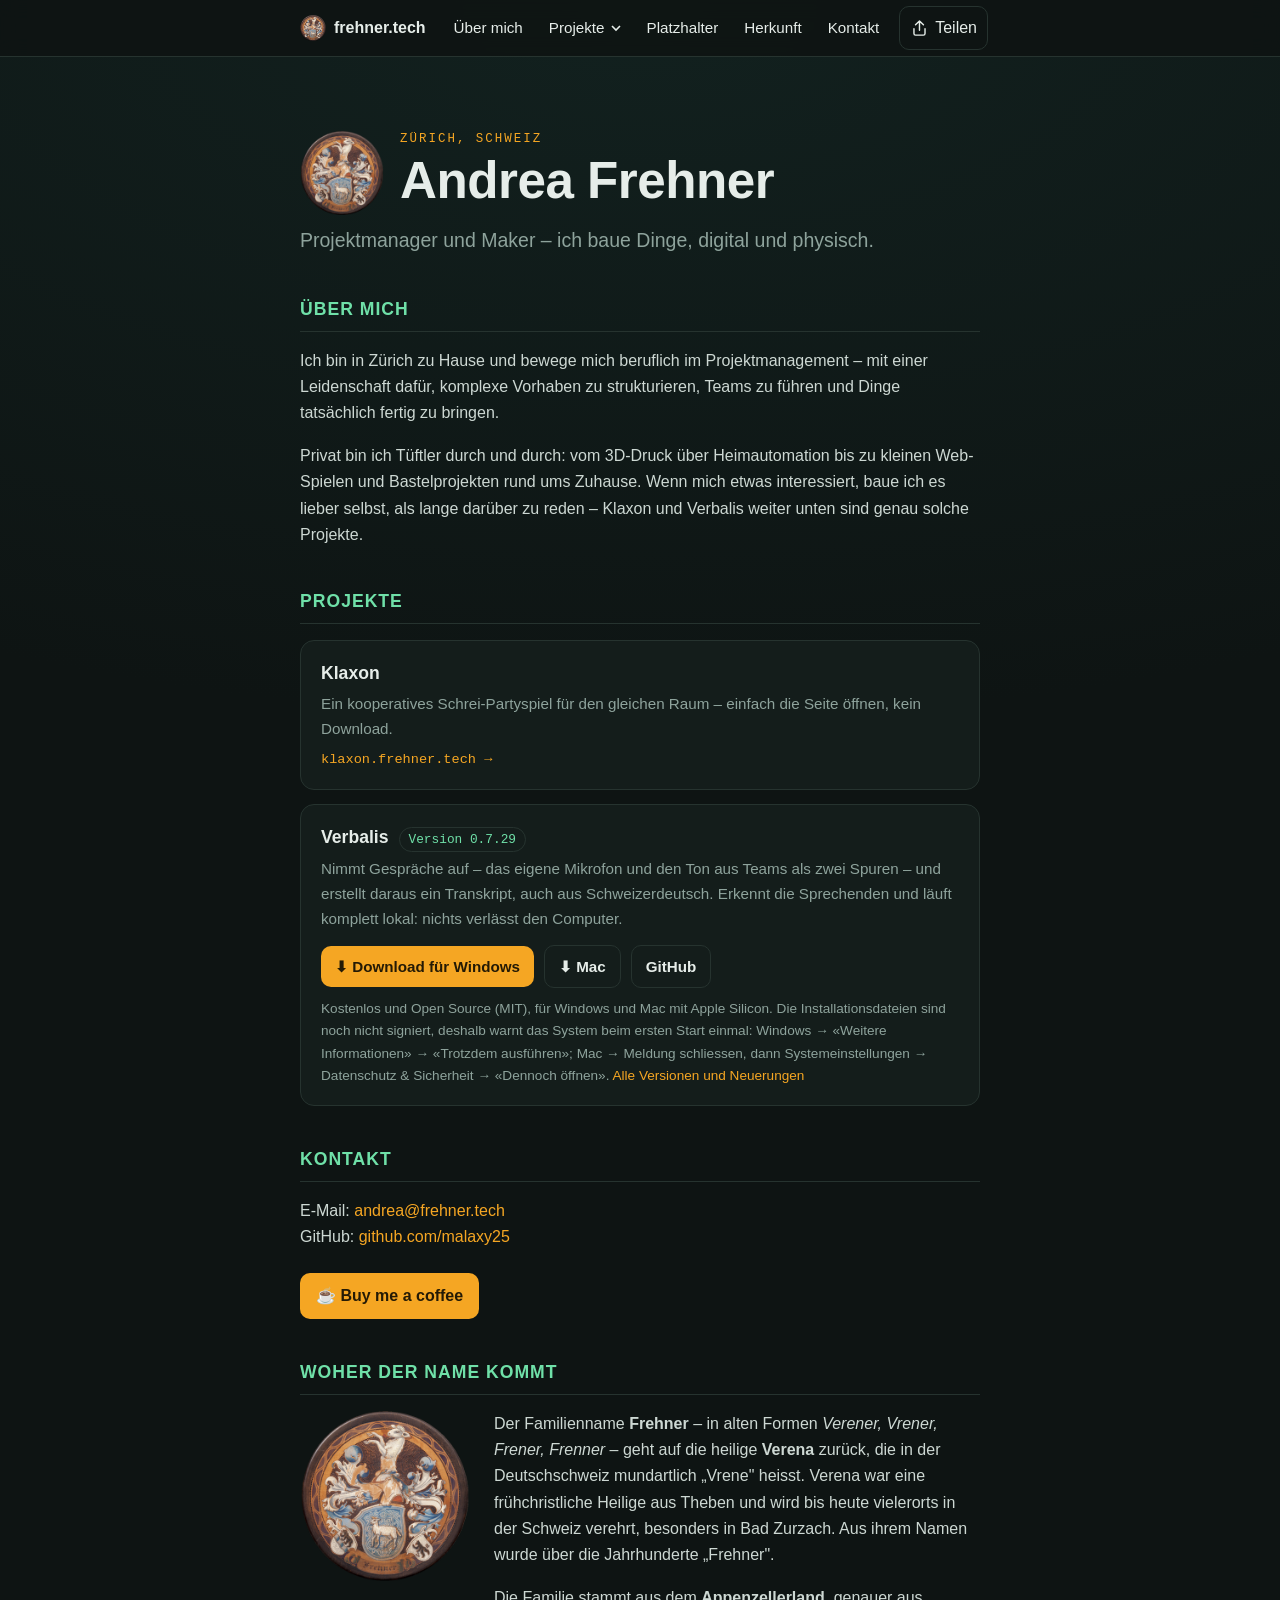
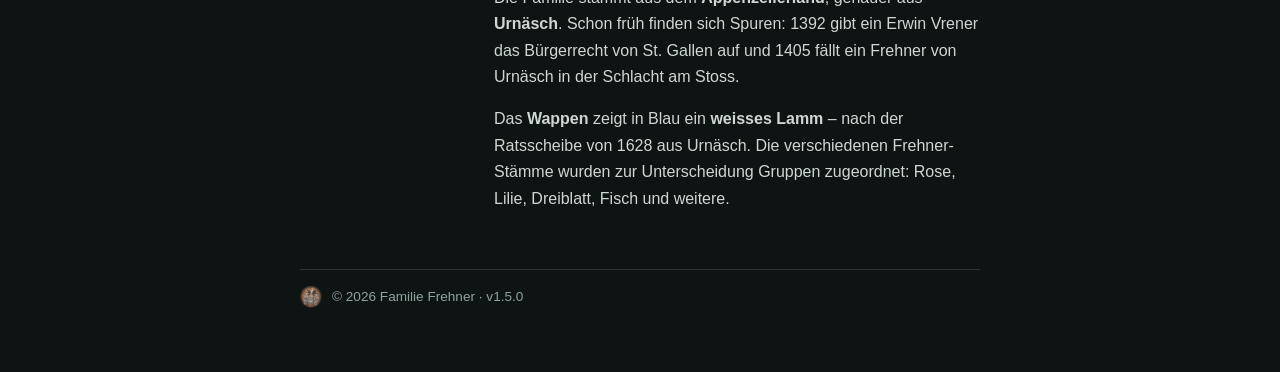
<file: index.html>
<!doctype html>
<html lang="de">
  <head>
    <meta charset="UTF-8" />
    <meta name="viewport" content="width=device-width, initial-scale=1, viewport-fit=cover" />
    <title>Andrea Frehner</title>
    <meta name="description" content="Andrea Frehner – Projektmanager und Maker aus Zürich. Projekte, Experimente und Kontakt." />
    <link rel="canonical" href="https://frehner.tech/" />
    <meta property="og:type" content="website" />
    <meta property="og:url" content="https://frehner.tech/" />
    <meta property="og:title" content="Andrea Frehner" />
    <meta property="og:description" content="Projektmanager und Maker aus Zürich." />
    <meta property="og:site_name" content="frehner.tech" />
    <meta property="og:locale" content="de_CH" />
    <meta property="og:image" content="https://frehner.tech/icon-192.png" />
    <meta property="og:image:width" content="192" />
    <meta property="og:image:height" content="192" />
    <meta property="og:image:alt" content="Familienwappen Frehner" />
    <meta name="twitter:card" content="summary" />
    <meta name="theme-color" content="#0e1c1b" />
    <link rel="icon" type="image/png" sizes="32x32" href="/favicon-32.png" />
    <link rel="apple-touch-icon" href="/apple-touch-icon.png" />
    <link rel="manifest" href="/manifest.webmanifest" />
    <link rel="stylesheet" href="/style.css" />
  </head>
  <body>
    <nav class="nav" aria-label="Hauptmenü">
      <div class="nav-inner">
        <a class="nav-home" href="/"><img src="/wappen.png" alt="" />frehner.tech</a>
        <ul class="menu" id="menu">
          <li><a href="/#ueber-mich">Über mich</a></li>
          <li class="has-sub">
            <button class="sub-toggle" type="button" aria-expanded="false" aria-controls="sub-projekte">
              Projekte
              <svg class="caret" viewBox="0 0 10 10" aria-hidden="true"><path d="M1 3l4 4 4-4" fill="none" stroke="currentColor" stroke-width="1.6"/></svg>
            </button>
            <ul class="submenu" id="sub-projekte">
              <li><a href="/#projekte">Alle Projekte</a></li>
              <li><a href="/#klaxon">Klaxon</a></li>
              <li><a href="/#verbalis">Verbalis</a></li>
            </ul>
          </li>
          <li><a href="/platzhalter/">Platzhalter</a></li>
          <li><a href="/#herkunft">Herkunft</a></li>
          <li><a href="/#kontakt">Kontakt</a></li>
        </ul>
        <button class="nav-icon share" type="button" aria-label="Seite teilen">
          <svg viewBox="0 0 24 24" aria-hidden="true"><path d="M12 3v12M7 8l5-5 5 5M5 13v6a2 2 0 002 2h10a2 2 0 002-2v-6" fill="none" stroke="currentColor" stroke-width="1.8" stroke-linecap="round" stroke-linejoin="round"/></svg>
          <span class="share-label">Teilen</span>
        </button>
        <button class="nav-icon nav-toggle" type="button" aria-label="Menü" aria-expanded="false" aria-controls="menu">
          <svg viewBox="0 0 24 24" aria-hidden="true"><path d="M4 7h16M4 12h16M4 17h16" fill="none" stroke="currentColor" stroke-width="1.8" stroke-linecap="round"/></svg>
        </button>
      </div>
    </nav>
    <div class="wrap">
      <header>
        <div class="brand">
          <img src="/wappen.png" alt="Familienwappen Frehner" />
          <div>
            <div class="eyebrow">Zürich, Schweiz</div>
            <h1>Andrea Frehner</h1>
          </div>
        </div>
        <p class="tagline">Projektmanager und Maker – ich baue Dinge, digital und physisch.</p>
      </header>

      <section id="ueber-mich">
        <h2>Über mich</h2>
        <p>
          Ich bin in Zürich zu Hause und bewege mich beruflich im Projektmanagement – mit einer
          Leidenschaft dafür, komplexe Vorhaben zu strukturieren, Teams zu führen und Dinge
          tatsächlich fertig zu bringen.
        </p>
        <p>
          Privat bin ich Tüftler durch und durch: vom 3D-Druck über Heimautomation bis zu kleinen
          Web-Spielen und Bastelprojekten rund ums Zuhause. Wenn mich etwas interessiert, baue ich
          es lieber selbst, als lange darüber zu reden – Klaxon und Verbalis weiter unten sind genau solche Projekte.
        </p>
      </section>

      <section id="projekte">
        <h2>Projekte</h2>
        <div class="cards">
          <a class="card" id="klaxon" href="https://klaxon.frehner.tech" target="_blank" rel="noopener">
            <div class="t">Klaxon</div>
            <div class="d">Ein kooperatives Schrei-Partyspiel für den gleichen Raum – einfach die Seite öffnen, kein Download.</div>
            <div class="go">klaxon.frehner.tech →</div>
          </a>
          <div class="card" id="verbalis">
            <div class="t">Verbalis <span class="version" id="verbalis-version">Version 0.7.29</span></div>
            <div class="d">
              Nimmt Gespräche auf – das eigene Mikrofon und den Ton aus Teams als zwei Spuren – und erstellt
              daraus ein Transkript, auch aus Schweizerdeutsch. Erkennt die Sprechenden und läuft komplett lokal:
              nichts verlässt den Computer.
            </div>
            <div class="downloads">
              <a class="dl" id="verbalis-windows" href="https://github.com/malaxy25/verbalis/releases/download/v0.7.29/Verbalis-0.7.29-setup.exe">⬇ Download für Windows</a>
              <a class="dl secondary" id="verbalis-mac" href="https://github.com/malaxy25/verbalis/releases/download/v0.7.29/Verbalis-0.7.29-macos-arm64.dmg" title="Mac mit Apple Silicon (M1 oder neuer)">⬇ Mac</a>
              <a class="dl secondary" href="https://github.com/malaxy25/verbalis" target="_blank" rel="noopener">GitHub</a>
            </div>
            <div class="note">
              Kostenlos und Open Source (MIT), für Windows und Mac mit Apple Silicon. Die Installationsdateien sind noch nicht
              signiert, deshalb warnt das System beim ersten Start einmal: Windows → «Weitere Informationen» → «Trotzdem
              ausführen»; Mac → Meldung schliessen, dann Systemeinstellungen → Datenschutz &amp; Sicherheit → «Dennoch öffnen».
              <a href="https://github.com/malaxy25/verbalis/releases/latest" target="_blank" rel="noopener">Alle Versionen und Neuerungen</a>
            </div>
          </div>
          <!-- EDIT: weitere Projekte als zusätzliche <a class="card"> ... </a> -->
        </div>
      </section>

      <section class="contact" id="kontakt">
        <h2>Kontakt</h2>
        <p>
          E-Mail: <a href="mailto:andrea@frehner.tech">andrea@frehner.tech</a><br />
          GitHub: <a href="https://github.com/malaxy25" target="_blank" rel="noopener">github.com/malaxy25</a>
        </p>
        <a class="coffee" href="https://buymeacoffee.com/malaxy" target="_blank" rel="noopener">☕ Buy me a coffee</a>
      </section>

      <section id="herkunft">
        <h2>Woher der Name kommt</h2>
        <div class="heritage-grid">
          <img class="crest" src="/wappen.png" alt="Familienwappen Frehner – weisses Lamm in Blau" />
          <div class="htext">
            <p>
              Der Familienname <b>Frehner</b> – in alten Formen <i>Verener, Vrener, Frener,
              Frenner</i> – geht auf die heilige <b>Verena</b> zurück, die in der Deutschschweiz
              mundartlich „Vrene" heisst. Verena war eine frühchristliche Heilige aus Theben und
              wird bis heute vielerorts in der Schweiz verehrt, besonders in Bad Zurzach. Aus
              ihrem Namen wurde über die Jahrhunderte „Frehner".
            </p>
            <p>
              Die Familie stammt aus dem <b>Appenzellerland</b>, genauer aus <b>Urnäsch</b>.
              Schon früh finden sich Spuren: 1392 gibt ein Erwin Vrener das Bürgerrecht von
              St. Gallen auf und 1405 fällt ein Frehner von Urnäsch in der Schlacht am Stoss.
            </p>
            <p>
              Das <b>Wappen</b> zeigt in Blau ein <b>weisses Lamm</b> – nach der Ratsscheibe von
              1628 aus Urnäsch. Die verschiedenen Frehner-Stämme wurden zur Unterscheidung
              Gruppen zugeordnet: Rose, Lilie, Dreiblatt, Fisch und weitere.
            </p>
          </div>
        </div>
      </section>

      <footer>
        <img src="/wappen.png" alt="" />
        <span>© <span id="y"></span> Familie Frehner · v1.5.0</span>
      </footer>
    </div>
    <script src="/site.js"></script>
    <script>
      // Verbalis: always show the newest release and link its files (the links above are the fallback)
      fetch("https://api.github.com/repos/malaxy25/verbalis/releases/latest")
        .then((r) => (r.ok ? r.json() : Promise.reject(r.status)))
        .then((release) => {
          const version = release.tag_name.replace(/^v/, "");
          document.getElementById("verbalis-version").textContent = "Version " + version;
          const asset = (test) => (release.assets || []).find((a) => test.test(a.name));
          const windows = asset(/setup\.exe$/i), mac = asset(/macos.*\.dmg$/i) || asset(/macos.*\.zip$/i);   // the DMG for a first install
          if (windows) document.getElementById("verbalis-windows").href = windows.browser_download_url;
          if (mac) document.getElementById("verbalis-mac").href = mac.browser_download_url;
        })
        .catch(() => {});
    </script>
  </body>
</html>
</file>
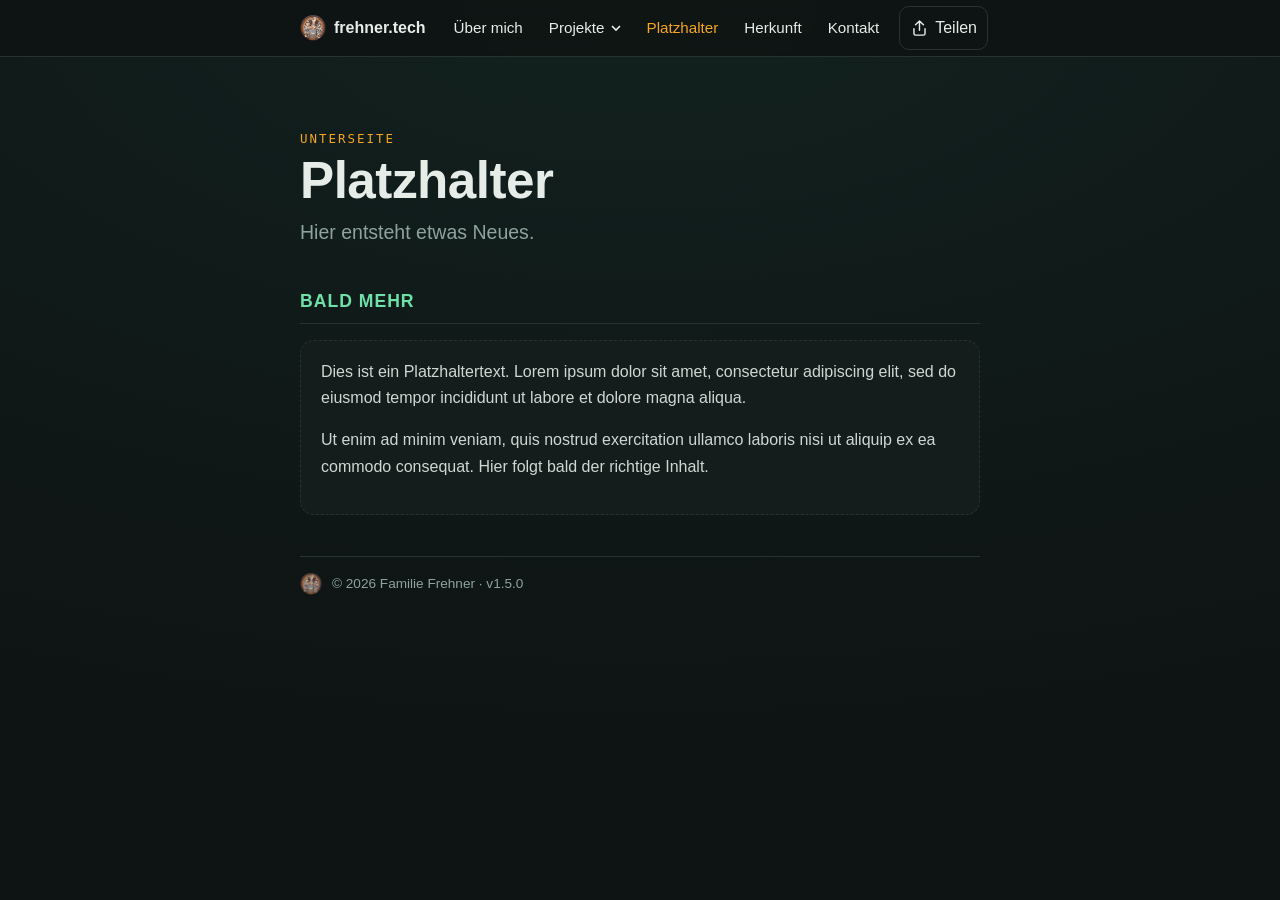
<file: platzhalter/index.html>
<!doctype html>
<html lang="de">
  <head>
    <meta charset="UTF-8" />
    <meta name="viewport" content="width=device-width, initial-scale=1, viewport-fit=cover" />
    <title>Platzhalter · Andrea Frehner</title>
    <meta name="robots" content="noindex" />
    <meta name="description" content="Platzhalter-Unterseite von Andrea Frehner. Hier kommt bald Inhalt." />
    <link rel="canonical" href="https://frehner.tech/platzhalter/" />
    <meta property="og:type" content="website" />
    <meta property="og:url" content="https://frehner.tech/platzhalter/" />
    <meta property="og:title" content="Platzhalter · Andrea Frehner" />
    <meta property="og:description" content="Hier kommt bald Inhalt." />
    <meta property="og:site_name" content="frehner.tech" />
    <meta property="og:locale" content="de_CH" />
    <meta property="og:image" content="https://frehner.tech/icon-192.png" />
    <meta property="og:image:width" content="192" />
    <meta property="og:image:height" content="192" />
    <meta property="og:image:alt" content="Familienwappen Frehner" />
    <meta name="twitter:card" content="summary" />
    <meta name="theme-color" content="#0e1c1b" />
    <link rel="icon" type="image/png" sizes="32x32" href="/favicon-32.png" />
    <link rel="apple-touch-icon" href="/apple-touch-icon.png" />
    <link rel="manifest" href="/manifest.webmanifest" />
    <link rel="stylesheet" href="/style.css" />
  </head>
  <body>
    <nav class="nav" aria-label="Hauptmenü">
      <div class="nav-inner">
        <a class="nav-home" href="/"><img src="/wappen.png" alt="" />frehner.tech</a>
        <ul class="menu" id="menu">
          <li><a href="/#ueber-mich">Über mich</a></li>
          <li class="has-sub">
            <button class="sub-toggle" type="button" aria-expanded="false" aria-controls="sub-projekte">
              Projekte
              <svg class="caret" viewBox="0 0 10 10" aria-hidden="true"><path d="M1 3l4 4 4-4" fill="none" stroke="currentColor" stroke-width="1.6"/></svg>
            </button>
            <ul class="submenu" id="sub-projekte">
              <li><a href="/#projekte">Alle Projekte</a></li>
              <li><a href="/#klaxon">Klaxon</a></li>
              <li><a href="/#verbalis">Verbalis</a></li>
            </ul>
          </li>
          <li><a href="/platzhalter/" aria-current="page">Platzhalter</a></li>
          <li><a href="/#herkunft">Herkunft</a></li>
          <li><a href="/#kontakt">Kontakt</a></li>
        </ul>
        <button class="nav-icon share" type="button" aria-label="Seite teilen">
          <svg viewBox="0 0 24 24" aria-hidden="true"><path d="M12 3v12M7 8l5-5 5 5M5 13v6a2 2 0 002 2h10a2 2 0 002-2v-6" fill="none" stroke="currentColor" stroke-width="1.8" stroke-linecap="round" stroke-linejoin="round"/></svg>
          <span class="share-label">Teilen</span>
        </button>
        <button class="nav-icon nav-toggle" type="button" aria-label="Menü" aria-expanded="false" aria-controls="menu">
          <svg viewBox="0 0 24 24" aria-hidden="true"><path d="M4 7h16M4 12h16M4 17h16" fill="none" stroke="currentColor" stroke-width="1.8" stroke-linecap="round"/></svg>
        </button>
      </div>
    </nav>
    <div class="wrap">
      <header>
        <div class="eyebrow">Unterseite</div>
        <h1>Platzhalter</h1>
        <p class="tagline">Hier entsteht etwas Neues.</p>
      </header>

      <section>
        <h2>Bald mehr</h2>
        <!-- EDIT: Platzhaltertext durch echten Inhalt ersetzen -->
        <div class="placeholder">
          <p>
            Dies ist ein Platzhaltertext. Lorem ipsum dolor sit amet, consectetur adipiscing elit,
            sed do eiusmod tempor incididunt ut labore et dolore magna aliqua.
          </p>
          <p>
            Ut enim ad minim veniam, quis nostrud exercitation ullamco laboris nisi ut aliquip ex ea
            commodo consequat. Hier folgt bald der richtige Inhalt.
          </p>
        </div>
      </section>

      <footer>
        <img src="/wappen.png" alt="" />
        <span>© <span id="y"></span> Familie Frehner · v1.5.0</span>
      </footer>
    </div>
    <script src="/site.js"></script>
  </body>
</html>
</file>
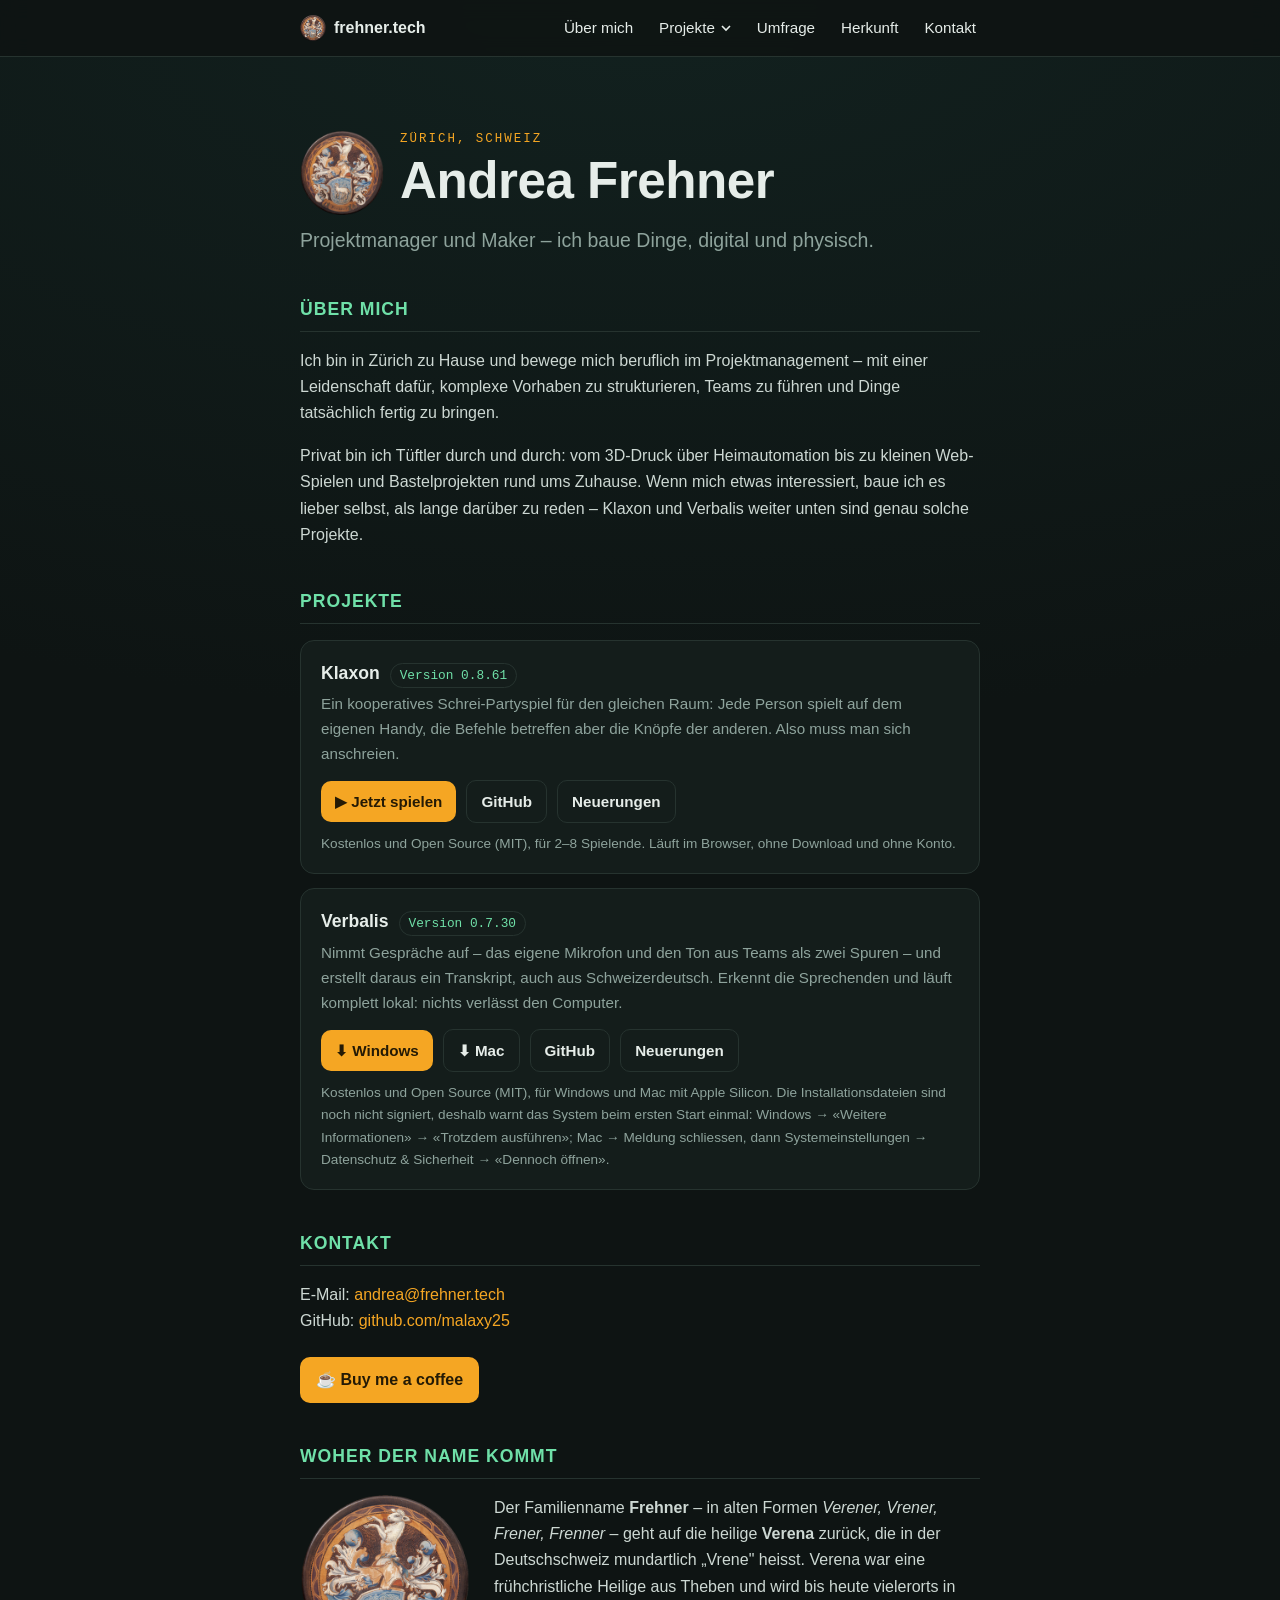
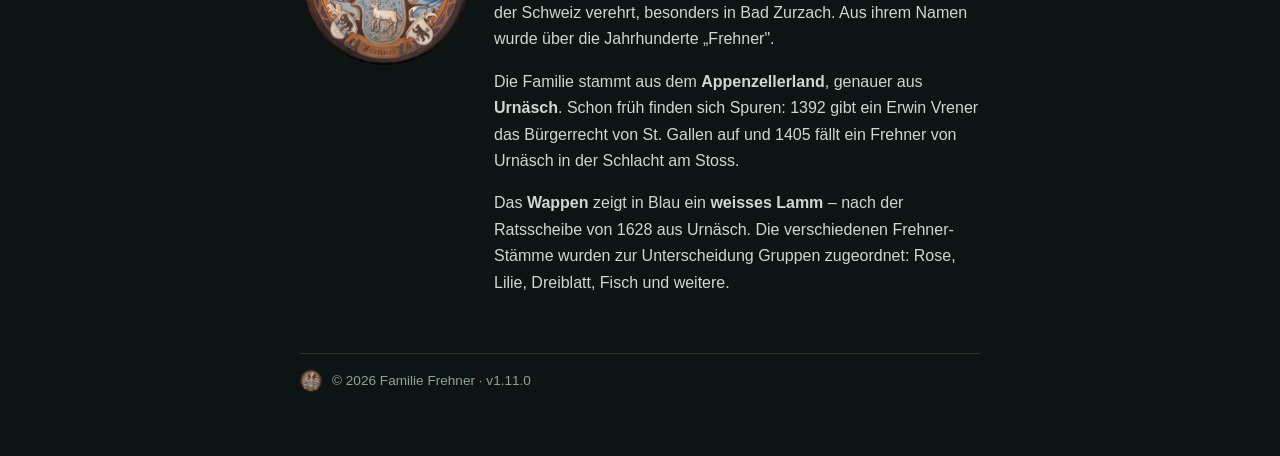
<file: public/index.html>
<!doctype html>
<html lang="de">
  <head>
    <meta charset="UTF-8" />
    <meta name="viewport" content="width=device-width, initial-scale=1, viewport-fit=cover" />
    <title>Andrea Frehner</title>
    <meta name="description" content="Andrea Frehner – Projektmanager und Maker aus Zürich. Projekte, Experimente und Kontakt." />
    <link rel="canonical" href="https://frehner.tech/" />
    <meta property="og:type" content="website" />
    <meta property="og:url" content="https://frehner.tech/" />
    <meta property="og:title" content="Andrea Frehner" />
    <meta property="og:description" content="Projektmanager und Maker aus Zürich." />
    <meta property="og:site_name" content="frehner.tech" />
    <meta property="og:locale" content="de_CH" />
    <meta property="og:image" content="https://frehner.tech/icon-192.png" />
    <meta property="og:image:width" content="192" />
    <meta property="og:image:height" content="192" />
    <meta property="og:image:alt" content="Familienwappen Frehner" />
    <meta name="twitter:card" content="summary" />
    <meta name="theme-color" content="#0e1c1b" />
    <link rel="icon" type="image/png" sizes="32x32" href="/favicon-32.png" />
    <link rel="apple-touch-icon" href="/apple-touch-icon.png" />
    <link rel="manifest" href="/manifest.webmanifest" />
    <link rel="stylesheet" href="/style.css" />
  </head>
  <body>
    <nav class="nav" aria-label="Hauptmenü">
      <div class="nav-inner">
        <a class="nav-home" href="/"><img src="/wappen.png" alt="" />frehner.tech</a>
        <ul class="menu" id="menu">
          <li><a href="/#ueber-mich">Über mich</a></li>
          <li class="has-sub">
            <button class="sub-toggle" type="button" aria-expanded="false" aria-controls="sub-projekte">
              Projekte
              <svg class="caret" viewBox="0 0 10 10" aria-hidden="true"><path d="M1 3l4 4 4-4" fill="none" stroke="currentColor" stroke-width="1.6"/></svg>
            </button>
            <ul class="submenu" id="sub-projekte">
              <li><a href="/#projekte">Alle Projekte</a></li>
              <li><a href="/#klaxon">Klaxon</a></li>
              <li><a href="/#verbalis">Verbalis</a></li>
            </ul>
          </li>
          <li><a href="/umfrage/">Umfrage</a></li>
          <li><a href="/#herkunft">Herkunft</a></li>
          <li><a href="/#kontakt">Kontakt</a></li>
        </ul>
        <button class="nav-icon nav-toggle" type="button" aria-label="Menü" aria-expanded="false" aria-controls="menu">
          <svg viewBox="0 0 24 24" aria-hidden="true"><path d="M4 7h16M4 12h16M4 17h16" fill="none" stroke="currentColor" stroke-width="1.8" stroke-linecap="round"/></svg>
        </button>
      </div>
    </nav>
    <div class="wrap">
      <header>
        <div class="brand">
          <img src="/wappen.png" alt="Familienwappen Frehner" />
          <div>
            <div class="eyebrow">Zürich, Schweiz</div>
            <h1>Andrea Frehner</h1>
          </div>
        </div>
        <p class="tagline">Projektmanager und Maker – ich baue Dinge, digital und physisch.</p>
      </header>

      <section id="ueber-mich">
        <h2>Über mich</h2>
        <p>
          Ich bin in Zürich zu Hause und bewege mich beruflich im Projektmanagement – mit einer
          Leidenschaft dafür, komplexe Vorhaben zu strukturieren, Teams zu führen und Dinge
          tatsächlich fertig zu bringen.
        </p>
        <p>
          Privat bin ich Tüftler durch und durch: vom 3D-Druck über Heimautomation bis zu kleinen
          Web-Spielen und Bastelprojekten rund ums Zuhause. Wenn mich etwas interessiert, baue ich
          es lieber selbst, als lange darüber zu reden – Klaxon und Verbalis weiter unten sind genau solche Projekte.
        </p>
      </section>

      <section id="projekte">
        <h2>Projekte</h2>
        <div class="cards">
          <!-- EDIT: Neues Projekt = eine Karte kopieren und anpassen.
               id: Anker für das Menü (/#id) · data-repo: GitHub owner/name, dann holt die Seite Version und
               Download-Links aus dem neuesten Release (Version im HTML = Ersatzwert, falls GitHub nicht antwortet).
               data-asset an einem Knopf: Regex auf den Dateinamen im Release (mehrere mit | trennen, der erste Treffer zählt). -->
          <div class="card" id="klaxon" data-repo="malaxy25/klaxon">
            <div class="t">Klaxon <span class="version">Version 0.8.61</span></div>
            <div class="d">
              Ein kooperatives Schrei-Partyspiel für den gleichen Raum: Jede Person spielt auf dem eigenen Handy,
              die Befehle betreffen aber die Knöpfe der anderen. Also muss man sich anschreien.
            </div>
            <div class="downloads">
              <a class="dl" href="https://klaxon.frehner.tech" target="_blank" rel="noopener">▶ Jetzt spielen</a>
              <a class="dl secondary" href="https://github.com/malaxy25/klaxon" target="_blank" rel="noopener">GitHub</a>
              <a class="dl secondary" href="https://github.com/malaxy25/klaxon/releases" target="_blank" rel="noopener">Neuerungen</a>
            </div>
            <div class="note">Kostenlos und Open Source (MIT), für 2–8 Spielende. Läuft im Browser, ohne Download und ohne Konto.</div>
          </div>
          <div class="card" id="verbalis" data-repo="malaxy25/verbalis">
            <div class="t">Verbalis <span class="version">Version 0.7.30</span></div>
            <div class="d">
              Nimmt Gespräche auf – das eigene Mikrofon und den Ton aus Teams als zwei Spuren – und erstellt
              daraus ein Transkript, auch aus Schweizerdeutsch. Erkennt die Sprechenden und läuft komplett lokal:
              nichts verlässt den Computer.
            </div>
            <div class="downloads">
              <a class="dl" data-asset="setup\.exe$" href="https://github.com/malaxy25/verbalis/releases/download/v0.7.30/Verbalis-0.7.30-setup.exe">⬇ Windows</a>
              <a class="dl secondary" data-asset="macos.*\.dmg$|macos.*\.zip$" href="https://github.com/malaxy25/verbalis/releases/download/v0.7.30/Verbalis-0.7.30-macos-arm64.dmg" title="Mac mit Apple Silicon (M1 oder neuer)">⬇ Mac</a>
              <a class="dl secondary" href="https://github.com/malaxy25/verbalis" target="_blank" rel="noopener">GitHub</a>
              <a class="dl secondary" href="https://github.com/malaxy25/verbalis/releases" target="_blank" rel="noopener">Neuerungen</a>
            </div>
            <div class="note">
              Kostenlos und Open Source (MIT), für Windows und Mac mit Apple Silicon. Die Installationsdateien sind noch nicht
              signiert, deshalb warnt das System beim ersten Start einmal: Windows → «Weitere Informationen» → «Trotzdem
              ausführen»; Mac → Meldung schliessen, dann Systemeinstellungen → Datenschutz &amp; Sicherheit → «Dennoch öffnen».
            </div>
          </div>
        </div>
      </section>

      <section class="contact" id="kontakt">
        <h2>Kontakt</h2>
        <p>
          E-Mail: <a href="mailto:andrea@frehner.tech">andrea@frehner.tech</a><br />
          GitHub: <a href="https://github.com/malaxy25" target="_blank" rel="noopener">github.com/malaxy25</a>
        </p>
        <a class="coffee" href="https://buymeacoffee.com/malaxy" target="_blank" rel="noopener">☕ Buy me a coffee</a>
      </section>

      <section id="herkunft">
        <h2>Woher der Name kommt</h2>
        <div class="heritage-grid">
          <img class="crest" src="/wappen.png" alt="Familienwappen Frehner – weisses Lamm in Blau" />
          <div class="htext">
            <p>
              Der Familienname <b>Frehner</b> – in alten Formen <i>Verener, Vrener, Frener,
              Frenner</i> – geht auf die heilige <b>Verena</b> zurück, die in der Deutschschweiz
              mundartlich „Vrene" heisst. Verena war eine frühchristliche Heilige aus Theben und
              wird bis heute vielerorts in der Schweiz verehrt, besonders in Bad Zurzach. Aus
              ihrem Namen wurde über die Jahrhunderte „Frehner".
            </p>
            <p>
              Die Familie stammt aus dem <b>Appenzellerland</b>, genauer aus <b>Urnäsch</b>.
              Schon früh finden sich Spuren: 1392 gibt ein Erwin Vrener das Bürgerrecht von
              St. Gallen auf und 1405 fällt ein Frehner von Urnäsch in der Schlacht am Stoss.
            </p>
            <p>
              Das <b>Wappen</b> zeigt in Blau ein <b>weisses Lamm</b> – nach der Ratsscheibe von
              1628 aus Urnäsch. Die verschiedenen Frehner-Stämme wurden zur Unterscheidung
              Gruppen zugeordnet: Rose, Lilie, Dreiblatt, Fisch und weitere.
            </p>
          </div>
        </div>
      </section>

      <footer>
        <img src="/wappen.png" alt="" />
        <span>© <span id="y"></span> Familie Frehner · v1.11.0</span>
      </footer>
    </div>
    <script src="/site.js"></script>
    <script>
      // Project cards with data-repo: newest GitHub release → version badge and download links
      // (the version and links in the HTML are the fallback when GitHub does not answer)
      document.querySelectorAll(".card[data-repo]").forEach((card) => {
        fetch("https://api.github.com/repos/" + card.dataset.repo + "/releases/latest")
          .then((r) => (r.ok ? r.json() : Promise.reject(r.status)))
          .then((release) => {
            card.querySelector(".version").textContent = "Version " + release.tag_name.replace(/^v/, "");
            card.querySelectorAll("[data-asset]").forEach((link) => {
              for (const pattern of link.dataset.asset.split("|")) {
                const test = new RegExp(pattern, "i");
                const file = (release.assets || []).find((a) => test.test(a.name));
                if (file) { link.href = file.browser_download_url; break; }
              }
            });
          })
          .catch(() => {});
      });
    </script>
  </body>
</html>
</file>
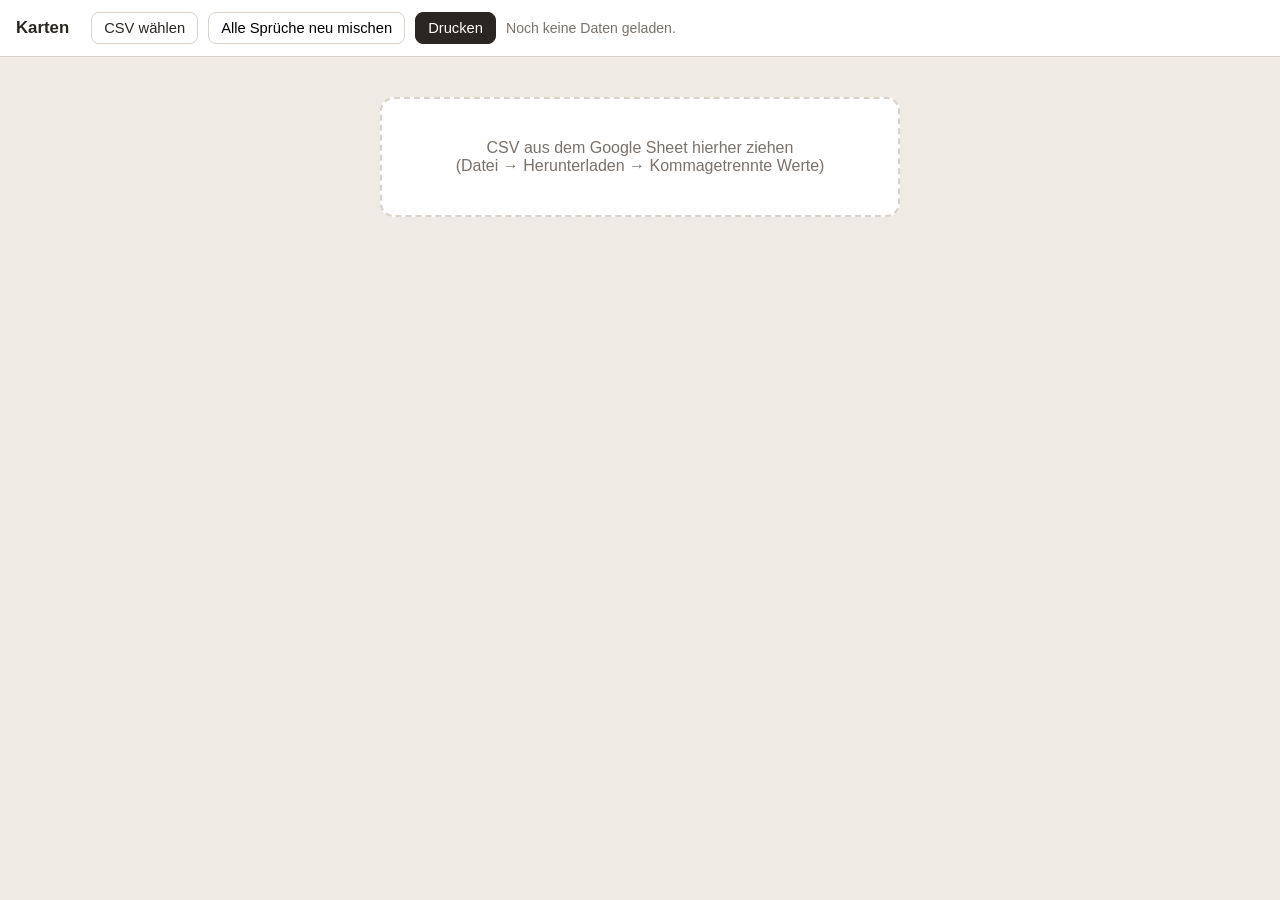
<file: tools/karten/karten.html>
<!doctype html>
<html lang="de">
  <head>
    <meta charset="UTF-8" />
    <meta name="viewport" content="width=device-width, initial-scale=1" />
    <title>Karten drucken</title>
    <!--
      Karten zur Umfrage /umfrage/ – nur lokal, liegt bewusst nicht in public/ (Namen bleiben offline).
      1. Google Sheet → Blatt «muesli» → Datei → Herunterladen → CSV
      2. Diese Datei im Browser öffnen (Doppelklick) und die CSV hineinziehen
      3. Texte bei Bedarf direkt auf der Karte anklicken und ändern, «Drucken» → A4, Skalierung 100 %, ohne Ränder
      Inhalt (Geschmäcker, Farben, Sprüche, Begründungssatz) kommt aus public/umfrage/config.js.
    -->
    <style>
      :root{--ink:#2a2622;--muted:#7a716a;--line:#d9d2cb;--bg:#efeae4;}
      *{box-sizing:border-box;}
      body{margin:0;font-family:-apple-system,BlinkMacSystemFont,"Segoe UI",Roboto,Helvetica,Arial,sans-serif;color:var(--ink);background:var(--bg);}
      .controls{position:sticky;top:0;z-index:5;background:#fff;border-bottom:1px solid var(--line);padding:12px 16px;
        display:flex;flex-wrap:wrap;gap:10px;align-items:center;}
      .controls h1{font-size:1.05rem;margin:0 12px 0 0;}
      .controls button,.controls label.file{font:inherit;font-size:.92rem;border:1px solid var(--line);background:#fff;border-radius:8px;
        padding:7px 12px;cursor:pointer;}
      .controls button.primary{background:#2a2622;color:#fff;border-color:#2a2622;}
      .controls input[type=file]{display:none;}
      .info{color:var(--muted);font-size:.88rem;}
      .warn{color:#b3372b;}
      .drop{margin:40px auto;max-width:520px;border:2px dashed var(--line);border-radius:14px;padding:40px 24px;text-align:center;
        color:var(--muted);background:#fff;}
      .drop.over{border-color:#2a2622;color:var(--ink);}
      .pages{padding:24px 0;display:flex;flex-direction:column;align-items:center;gap:24px;}
      .sheet{width:210mm;height:297mm;background:#fff;box-shadow:0 2px 12px rgba(0,0,0,.12);
        padding:11mm 20mm;display:grid;grid-template-columns:repeat(2,85mm);grid-auto-rows:55mm;align-content:start;}
      .card{position:relative;outline:.2mm dashed #c8c0b8;padding:4.5mm 5mm 4mm 7.5mm;display:flex;flex-direction:column;overflow:hidden;}
      .card::before{content:"";position:absolute;left:0;top:0;bottom:0;width:2.6mm;background:var(--c);}
      .top{display:flex;align-items:center;gap:3mm;}
      .emoji{font-size:22pt;line-height:1;}
      .who{font-size:7.5pt;color:var(--muted);letter-spacing:.3pt;}
      .flavor{font-size:15pt;font-weight:800;color:var(--c);line-height:1.1;}
      .line{font-size:9pt;line-height:1.35;margin-top:2.6mm;}
      .reason{font-size:6.6pt;line-height:1.35;color:var(--muted);font-style:italic;margin-top:auto;padding-top:1.5mm;}
      [contenteditable]:hover{background:#fff6dc;}
      [contenteditable]:focus{outline:1px solid #e0b84a;background:#fff6dc;}
      .tools{position:absolute;right:1.5mm;top:1.5mm;display:none;gap:1mm;}
      .card:hover .tools{display:flex;}
      .tools button{font-size:9px;border:1px solid var(--line);background:#fff;border-radius:4px;padding:2px 5px;cursor:pointer;}
      .dup{position:absolute;right:2mm;bottom:1.5mm;font-size:7px;color:#b3372b;}
      @page{size:A4;margin:0;}
      @media print{
        body{background:#fff;}
        .controls,.drop,.tools,.dup{display:none !important;}
        .pages{padding:0;gap:0;}
        .sheet{box-shadow:none;break-after:page;}
        [contenteditable]{background:none !important;outline:none !important;}
      }
    </style>
  </head>
  <body>
    <div class="controls">
      <h1>Karten</h1>
      <label class="file">CSV wählen <input type="file" id="file" accept=".csv,text/csv" /></label>
      <button type="button" id="reshuffle">Alle Sprüche neu mischen</button>
      <button type="button" class="primary" id="print">Drucken</button>
      <span class="info" id="info">Noch keine Daten geladen.</span>
    </div>
    <div class="drop" id="drop">CSV aus dem Google Sheet hierher ziehen<br />(Datei → Herunterladen → Kommagetrennte Werte)</div>
    <div class="pages" id="pages"></div>

    <script src="../../public/umfrage/config.js"></script>
    <script>
      const cfg = window.UMFRAGE;
      const PER_SHEET = 10;
      let people = [];

      const pick = (list) => list[Math.floor(Math.random() * list.length)];
      const shuffle = (list) => list.map((v) => [Math.random(), v]).sort((a, b) => a[0] - b[0]).map((x) => x[1]);

      // RFC 4180 CSV (quoted fields, commas and line breaks inside quotes)
      function parseCsv(text) {
        const rows = [];
        let row = [], field = "", quoted = false;
        text = text.replace(/^﻿/, "");
        for (let i = 0; i < text.length; i++) {
          const ch = text[i];
          if (quoted) {
            if (ch === '"' && text[i + 1] === '"') { field += '"'; i++; }
            else if (ch === '"') quoted = false;
            else field += ch;
          } else if (ch === '"') quoted = true;
          else if (ch === ",") { row.push(field); field = ""; }
          else if (ch === "\n" || ch === "\r") {
            if (ch === "\r" && text[i + 1] === "\n") i++;
            row.push(field); rows.push(row); row = []; field = "";
          } else field += ch;
        }
        if (field || row.length) { row.push(field); rows.push(row); }
        return rows.filter((r) => r.some((c) => c.trim()));
      }

      // Points every answer of this person gave to each result
      function contributions(answers) {
        const list = [];
        cfg.questions.forEach((q) => {
          const a = q.answers.find((x) => x.text === answers[q.text]);
          if (a) list.push(a);
        });
        return list;
      }

      function resultKey(row, answers) {
        const byName = Object.keys(cfg.results).find((k) => cfg.results[k].name === row.Ergebnis);
        if (byName) return byName;
        const scores = {};
        contributions(answers).forEach((a) =>
          Object.entries(a.points || {}).forEach(([k, n]) => (scores[k] = (scores[k] || 0) + n)));
        const best = Math.max(0, ...Object.values(scores));
        return Object.keys(scores).find((k) => scores[k] === best) || null;
      }

      function reasonFor(p) {
        const top = shuffle(contributions(p.answers).filter((a) => (a.points || {})[p.key] > 0))
          .sort((a, b) => b.points[p.key] - a.points[p.key]);
        if (top.length < 2 || !cfg.reason) return "";
        return cfg.reason.replace("{a}", top[0].text).replace("{b}", top[1].text).replace("{result}", cfg.results[p.key].name);
      }

      function load(text) {
        const rows = parseCsv(text);
        const header = rows.shift() || [];
        if (!header.includes("Name")) return info("Spalte «Name» fehlt – ist das die CSV aus dem Google Sheet?", true);
        const seen = {};
        people = [];
        rows.forEach((cells) => {
          const row = {};
          header.forEach((h, i) => (row[h] = (cells[i] || "").trim()));
          if (!row.Name) return;
          const answers = {};
          cfg.questions.forEach((q) => (answers[q.text] = row[q.text]));
          const key = resultKey(row, answers);
          if (!key) return;
          const id = row.Name.toLowerCase();
          const p = { name: row.Name, key, answers, line: pick(cfg.results[key].lines), dup: !!seen[id] };
          p.reason = reasonFor(p);
          if (seen[id]) { seen[id].dup = true; people[people.indexOf(seen[id])] = Object.assign(p, { dup: true }); }   // latest answer wins
          else people.push(p);
          seen[id] = p;
        });
        render();
      }

      function info(text, warn) {
        const el = document.getElementById("info");
        el.textContent = text;
        el.className = warn ? "info warn" : "info";
      }

      function render() {
        const pages = document.getElementById("pages");
        pages.replaceChildren();
        document.getElementById("drop").style.display = people.length ? "none" : "";
        for (let s = 0; s < people.length; s += PER_SHEET) {
          const sheet = document.createElement("div");
          sheet.className = "sheet";
          people.slice(s, s + PER_SHEET).forEach((p) => sheet.append(card(p)));
          pages.append(sheet);
        }
        const count = {};
        people.forEach((p) => (count[cfg.results[p.key].name] = (count[cfg.results[p.key].name] || 0) + 1));
        const dups = people.filter((p) => p.dup).length;
        info(people.length + " Karten auf " + Math.ceil(people.length / PER_SHEET) + " Seite(n) · " +
          Object.entries(count).map(([k, n]) => n + "× " + k).join(", ") +
          (dups ? " · " + dups + " Name(n) doppelt, neueste Antwort genommen" : ""), dups > 0);
      }

      function card(p) {
        const r = cfg.results[p.key];
        const c = document.createElement("div");
        c.className = "card";
        c.style.setProperty("--c", r.color || "#2a2622");
        c.innerHTML =
          '<div class="top"><div class="emoji"></div><div><div class="who" contenteditable></div><div class="flavor"></div></div></div>' +
          '<div class="line" contenteditable></div><div class="reason" contenteditable></div>' +
          '<div class="tools"><button type="button" data-a="line">Spruch ↻</button><button type="button" data-a="reason">Grund ↻</button>' +
          '<button type="button" data-a="remove">✕</button></div>' + (p.dup ? '<div class="dup">doppelt</div>' : "");
        c.querySelector(".emoji").textContent = r.emoji;
        c.querySelector(".who").textContent = p.name + ", du bist";
        c.querySelector(".flavor").textContent = r.name;
        c.querySelector(".line").textContent = p.line;
        c.querySelector(".reason").textContent = p.reason;
        c.querySelector(".who").addEventListener("input", (e) => (p.name = e.target.textContent.replace(/, du bist$/, "")));
        c.querySelector(".line").addEventListener("input", (e) => (p.line = e.target.textContent));
        c.querySelector(".reason").addEventListener("input", (e) => (p.reason = e.target.textContent));
        c.querySelector(".tools").addEventListener("click", (e) => {
          const a = e.target.dataset.a;
          if (a === "line") { const others = r.lines.filter((l) => l !== p.line); p.line = pick(others.length ? others : r.lines); }
          if (a === "reason") p.reason = reasonFor(p);
          if (a === "remove") people.splice(people.indexOf(p), 1);
          if (a) render();
        });
        return c;
      }

      function readFile(file) {
        if (!file) return;
        const reader = new FileReader();
        reader.onload = () => load(String(reader.result));
        reader.readAsText(file, "UTF-8");
      }

      document.getElementById("file").addEventListener("change", (e) => readFile(e.target.files[0]));
      const drop = document.getElementById("drop");
      ["dragenter", "dragover"].forEach((t) => document.addEventListener(t, (e) => { e.preventDefault(); drop.classList.add("over"); }));
      ["dragleave", "drop"].forEach((t) => document.addEventListener(t, (e) => { e.preventDefault(); drop.classList.remove("over"); }));
      document.addEventListener("drop", (e) => readFile(e.dataTransfer.files[0]));
      document.getElementById("print").addEventListener("click", () => window.print());
      document.getElementById("reshuffle").addEventListener("click", () => {
        people.forEach((p) => { p.line = pick(cfg.results[p.key].lines); p.reason = reasonFor(p); });
        render();
      });
      window.loadCsv = load;   // for testing from the console
    </script>
  </body>
</html>
</file>
<file: style.css>
:root{
  --bg:#0e1413; --panel:#141d1b; --line:#26332f; --ink:#e6ede9;
  --muted:#8ea39c; --accent:#f5a623; --accent2:#6fe0a8;
  --nav-h:56px;
}
*{box-sizing:border-box;}
html{scroll-behavior:smooth;-webkit-text-size-adjust:100%;}
body{margin:0;font-family:-apple-system,BlinkMacSystemFont,"Segoe UI",Roboto,Helvetica,Arial,sans-serif;
  background:radial-gradient(120% 80% at 50% 0%,#12211f,var(--bg)) fixed var(--bg);color:var(--ink);
  line-height:1.65;-webkit-font-smoothing:antialiased;overflow-wrap:break-word;}
.wrap{max-width:720px;margin:0 auto;padding:clamp(28px,7vw,72px) max(20px,env(safe-area-inset-right)) 64px max(20px,env(safe-area-inset-left));}
.brand{display:flex;align-items:center;gap:16px;margin-bottom:8px;}
.brand img{width:84px;height:84px;flex:none;}
header .eyebrow{font-family:ui-monospace,Menlo,monospace;color:var(--accent);letter-spacing:2px;
  text-transform:uppercase;font-size:.78rem;}
h1{font-size:clamp(2.1rem,7.5vw,3.2rem);margin:.05em 0 .1em;letter-spacing:-.5px;line-height:1.15;}
.tagline{color:var(--muted);font-size:clamp(1.05rem,3.5vw,1.22rem);margin:.2em 0 0;}
section{margin:2.4em 0;}
section[id],.card[id]{scroll-margin-top:calc(var(--nav-h) + env(safe-area-inset-top,0px) + 16px);}
h2{font-size:1.1rem;text-transform:uppercase;letter-spacing:1px;color:var(--accent2);
  border-bottom:1px solid var(--line);padding-bottom:.4em;margin-bottom:.9em;}
p{color:#cdd8d3;margin:0 0 1em;}
.cards{display:grid;gap:14px;}
a.card{display:block;text-decoration:none;color:inherit;background:var(--panel);
  border:1px solid var(--line);border-radius:14px;padding:18px 20px;transition:border-color .2s,transform .1s;}
a.card:hover{border-color:var(--accent);transform:translateY(-1px);}
a.card .t{font-weight:700;font-size:1.1rem;}
a.card .d{color:var(--muted);font-size:.95rem;margin-top:.2em;}
a.card .go{color:var(--accent);font-family:ui-monospace,Menlo,monospace;font-size:.85rem;margin-top:.6em;}
div.card{background:var(--panel);border:1px solid var(--line);border-radius:14px;padding:18px 20px;}
div.card .t{font-weight:700;font-size:1.1rem;display:flex;align-items:baseline;gap:10px;flex-wrap:wrap;}
div.card .d{color:var(--muted);font-size:.95rem;margin-top:.2em;}
.version{font-family:ui-monospace,Menlo,monospace;font-size:.8rem;font-weight:400;color:var(--accent2);
  border:1px solid var(--line);border-radius:999px;padding:1px 9px;}
.downloads{display:flex;flex-wrap:wrap;gap:10px;margin-top:.9em;align-items:center;}
.dl{display:inline-block;background:var(--accent);color:#241a05;font-weight:700;text-decoration:none;
  border-radius:10px;padding:8px 14px;font-size:.95rem;}
.dl:hover{filter:brightness(1.06);}
.dl.secondary{background:none;color:var(--ink);border:1px solid var(--line);font-weight:600;}
.dl.secondary:hover{border-color:var(--accent);filter:none;}
.note{color:var(--muted);font-size:.85rem;margin-top:.7em;}
.note a{color:var(--accent);text-decoration:none;}
.contact a{color:var(--accent);text-decoration:none;border-bottom:1px solid transparent;}
.contact a:hover{border-bottom-color:var(--accent);}
.coffee{display:inline-block;margin-top:.4em;background:var(--accent);color:#241a05;font-weight:700;
  text-decoration:none;border-radius:10px;padding:10px 16px;}
.coffee:hover{filter:brightness(1.06);}
.contact a.coffee{color:#241a05;border-bottom:none;}
.heritage-grid{display:flex;gap:24px;align-items:flex-start;flex-wrap:wrap;}
.heritage-grid .crest{width:170px;height:170px;flex:none;}
.heritage-grid .htext{flex:1;min-width:240px;}
@media (max-width:520px){.heritage-grid{justify-content:center;text-align:left;} .heritage-grid .crest{width:130px;height:130px;}}
.placeholder{background:var(--panel);border:1px dashed var(--line);border-radius:14px;padding:18px 20px;}
footer{margin-top:3em;color:var(--muted);font-size:.85rem;border-top:1px solid var(--line);padding-top:1.2em;
  display:flex;align-items:center;gap:10px;flex-wrap:wrap;}
footer img{width:22px;height:22px;opacity:.85;}

/* Navigation: sticky bar, dropdown submenu on desktop, hamburger on mobile */
.nav{position:sticky;top:0;z-index:20;padding-top:env(safe-area-inset-top,0px);
  background:rgba(14,20,19,.88);-webkit-backdrop-filter:blur(10px);backdrop-filter:blur(10px);
  border-bottom:1px solid var(--line);}
.nav-inner{max-width:720px;margin:0 auto;min-height:var(--nav-h);display:flex;align-items:center;gap:8px;
  padding:0 max(12px,env(safe-area-inset-right)) 0 max(12px,env(safe-area-inset-left));}
.nav-home{display:flex;align-items:center;gap:8px;color:var(--ink);text-decoration:none;font-weight:700;
  padding:8px;margin-right:auto;border-radius:10px;}
.nav-home img{width:26px;height:26px;}
.nav button{font:inherit;color:inherit;background:none;border:0;cursor:pointer;}
.nav a,.nav button{-webkit-tap-highlight-color:transparent;}
.nav-icon{display:inline-flex;align-items:center;justify-content:center;min-width:44px;height:44px;
  border-radius:10px;border:1px solid var(--line) !important;gap:6px;padding:0 10px;font-size:.92rem;}
.nav-icon:hover{border-color:var(--accent) !important;}
.nav-icon svg{width:20px;height:20px;}
.menu{list-style:none;margin:0;padding:0;display:flex;align-items:center;gap:2px;}
.menu a,.menu .sub-toggle{display:flex;align-items:center;gap:6px;min-height:44px;padding:0 12px;border-radius:10px;
  color:var(--ink);text-decoration:none;font-size:.95rem;white-space:nowrap;}
.menu a:hover,.menu .sub-toggle:hover,.menu a[aria-current="page"]{color:var(--accent);}
.sub-toggle .caret{width:10px;height:10px;transition:transform .2s;}
.sub-toggle[aria-expanded="true"] .caret{transform:rotate(180deg);}
.has-sub{position:relative;}
.submenu{list-style:none;margin:0;padding:6px;display:none;}
.has-sub.open .submenu{display:block;}
.share-label{display:inline;}
@media (min-width:721px){
  .nav-toggle{display:none;}
  .submenu{position:absolute;top:calc(100% + 6px);left:0;min-width:200px;background:var(--panel);
    border:1px solid var(--line);border-radius:12px;box-shadow:0 12px 30px rgba(0,0,0,.35);}
}
@media (max-width:720px){
  .menu{display:none;position:absolute;left:0;right:0;top:100%;flex-direction:column;align-items:stretch;gap:0;
    padding:8px max(12px,env(safe-area-inset-right)) 14px max(12px,env(safe-area-inset-left));
    background:var(--bg);box-shadow:0 16px 30px rgba(0,0,0,.45);border-bottom:1px solid var(--line);
    max-height:calc(100dvh - var(--nav-h) - env(safe-area-inset-top,0px));overflow-y:auto;}
  .nav.open .menu{display:flex;}
  .menu a,.menu .sub-toggle{width:100%;font-size:1.05rem;min-height:48px;}
  .menu > li + li{border-top:1px solid var(--line);}
  .sub-toggle .caret{margin-left:auto;}
  .submenu{padding:0 0 6px 14px;}
}
@media (max-width:380px){.share-label{display:none;}}
.toast{position:fixed;left:50%;bottom:calc(20px + env(safe-area-inset-bottom,0px));transform:translateX(-50%);
  background:var(--panel);border:1px solid var(--accent);color:var(--ink);border-radius:10px;padding:10px 16px;
  font-size:.95rem;z-index:30;opacity:0;transition:opacity .2s;pointer-events:none;}
.toast.show{opacity:1;}
@media (prefers-reduced-motion:reduce){html{scroll-behavior:auto;} *{transition:none !important;}}
</file>
